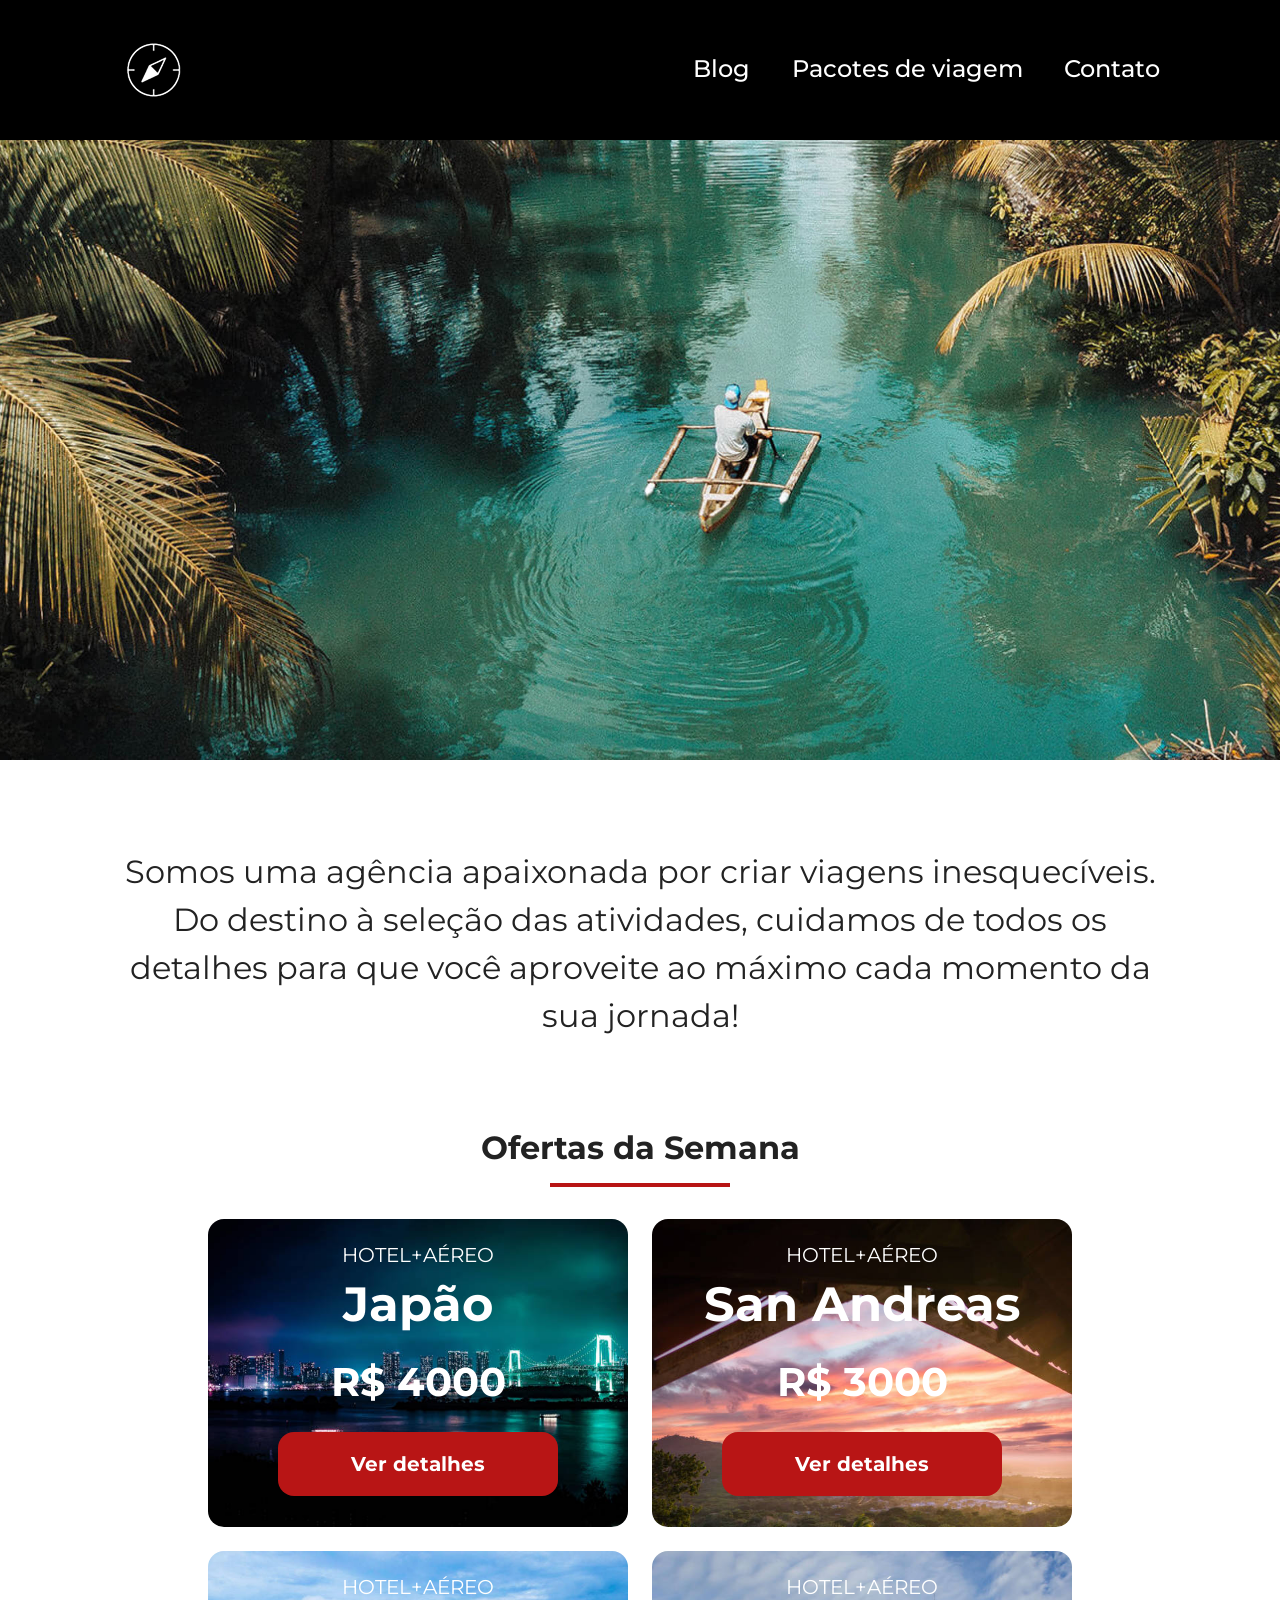
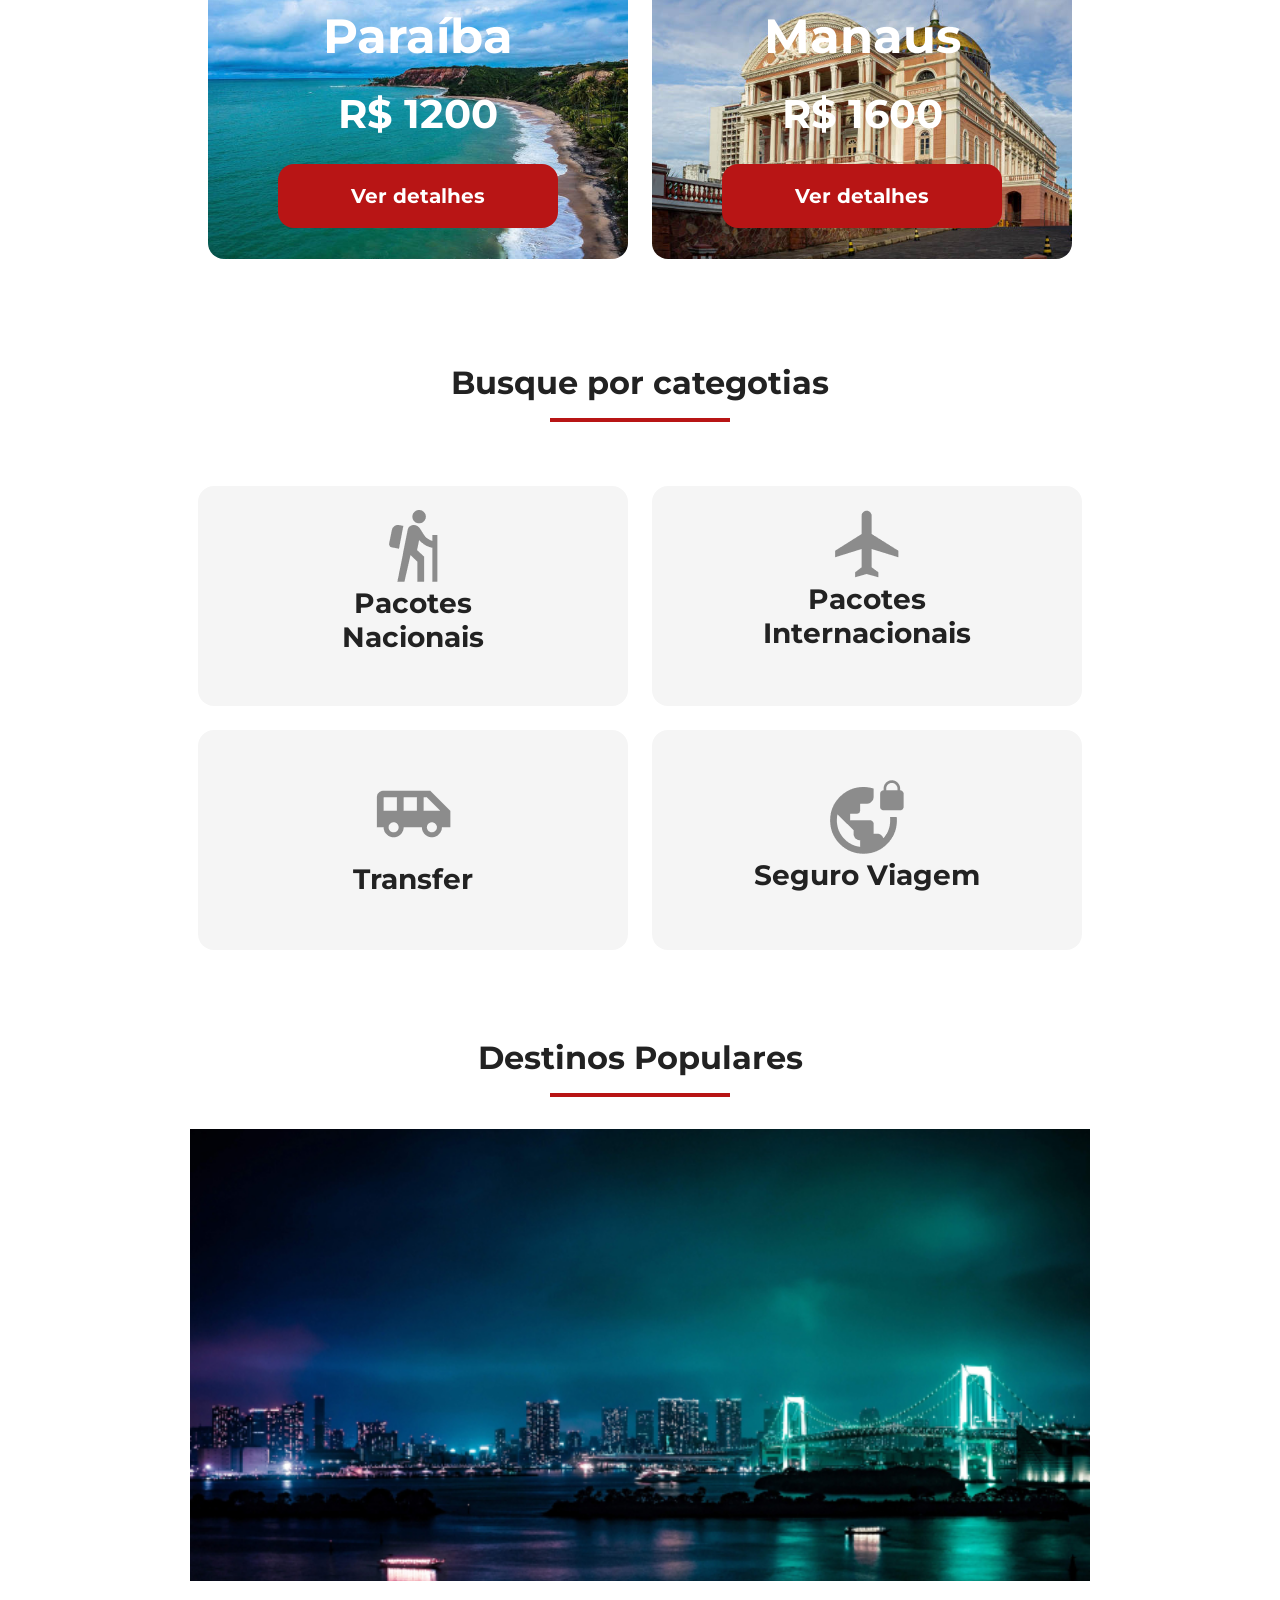
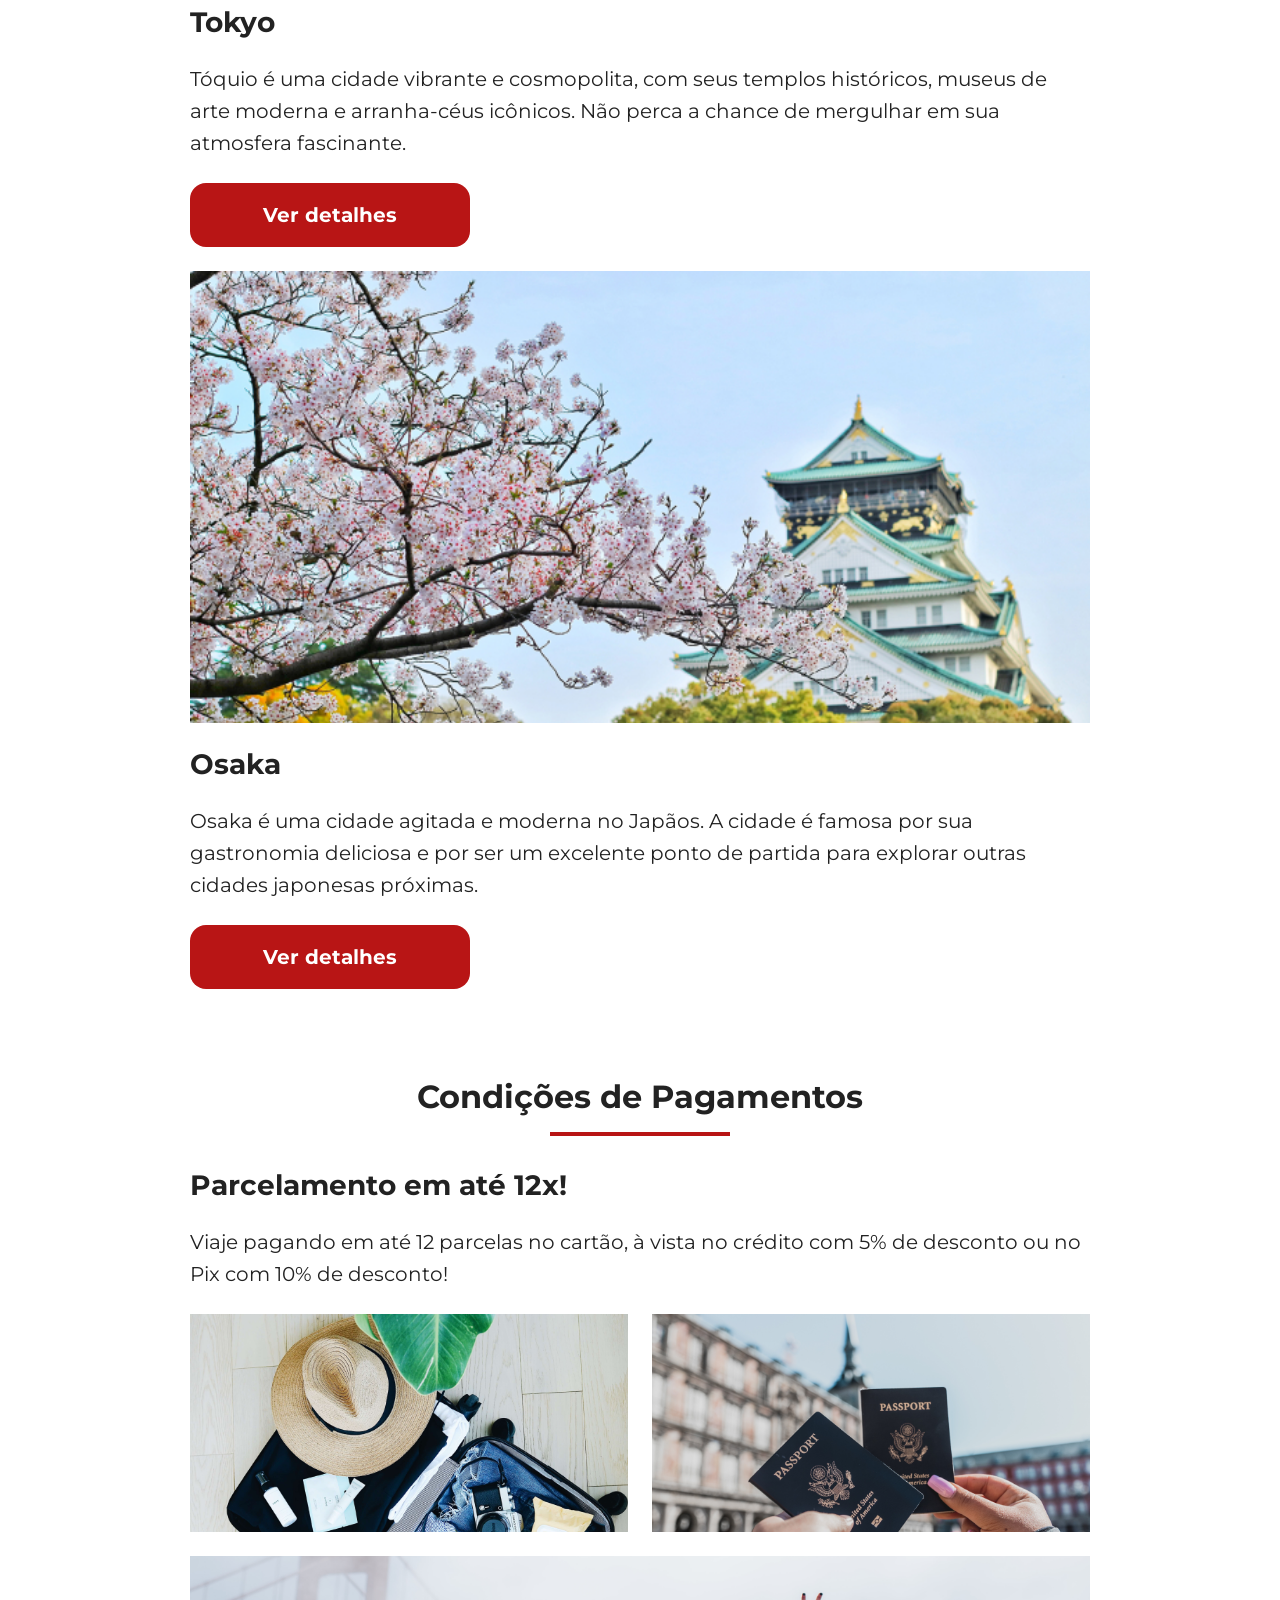
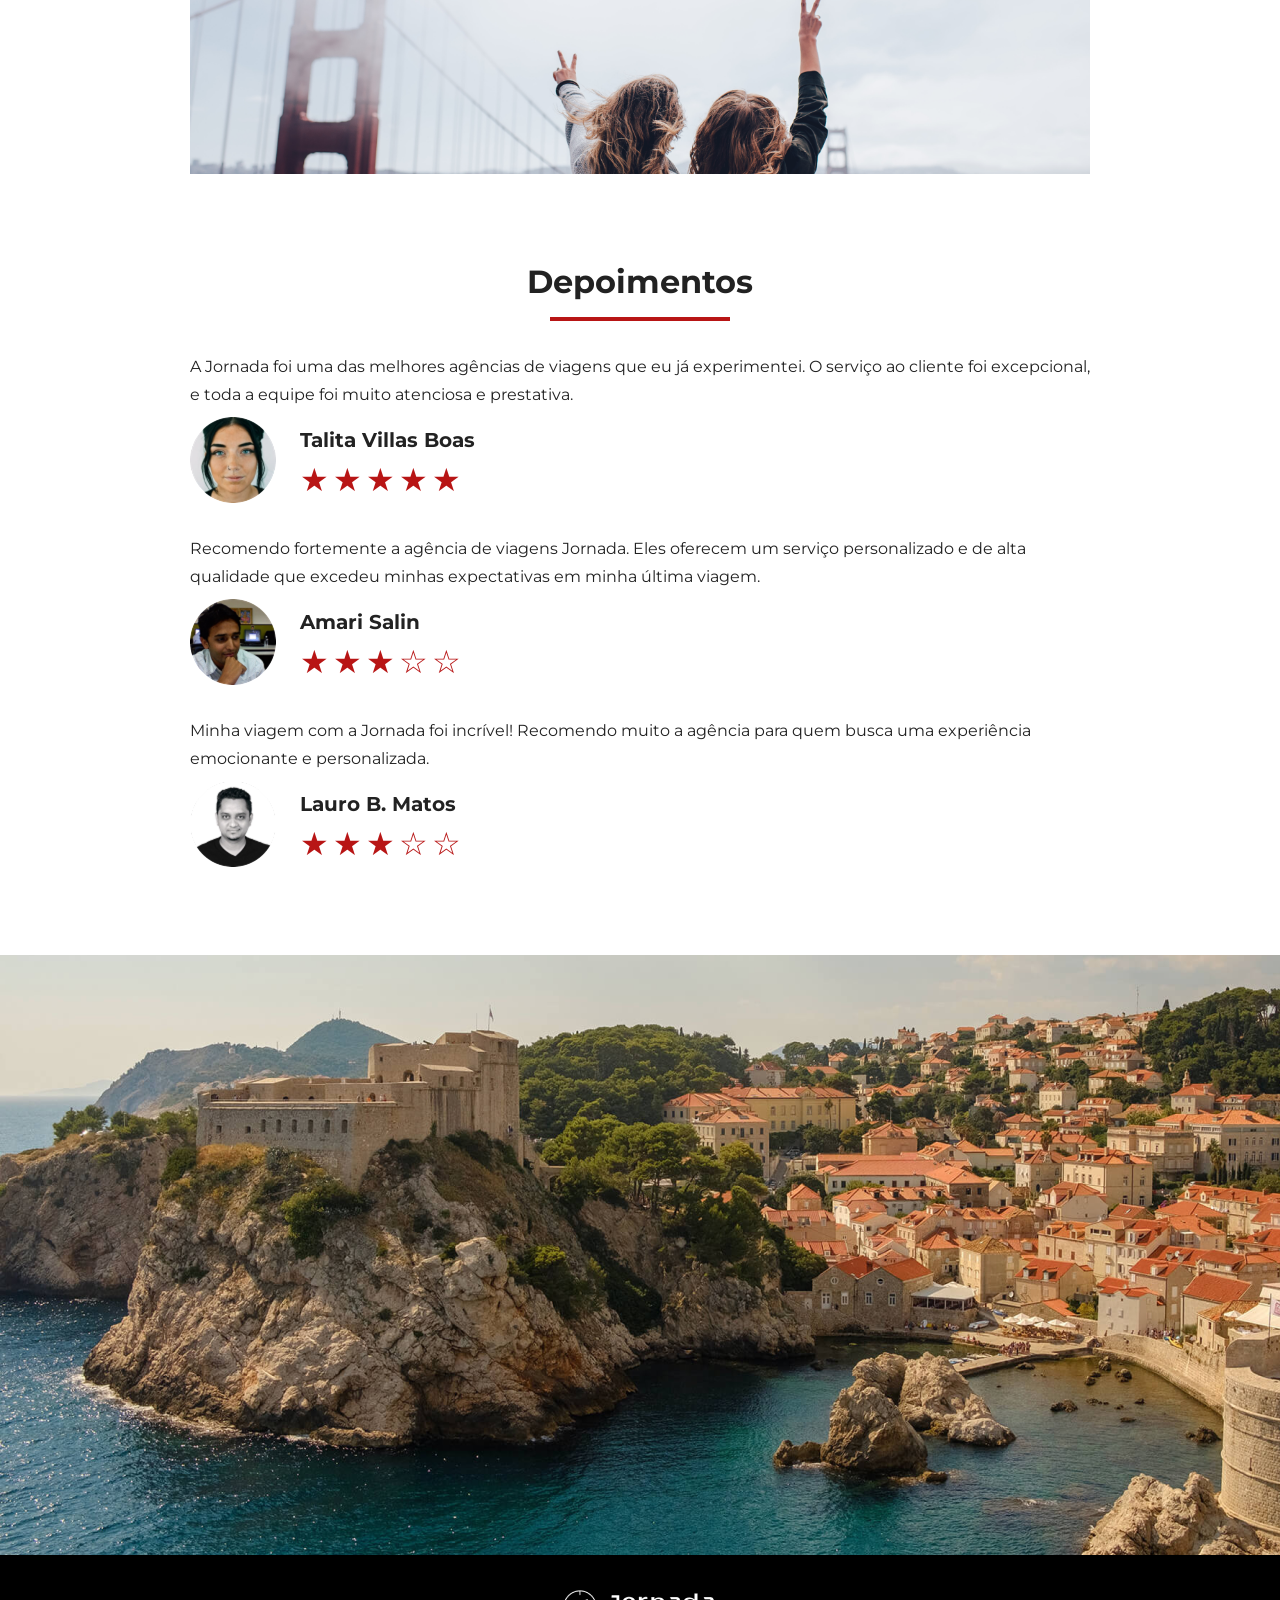
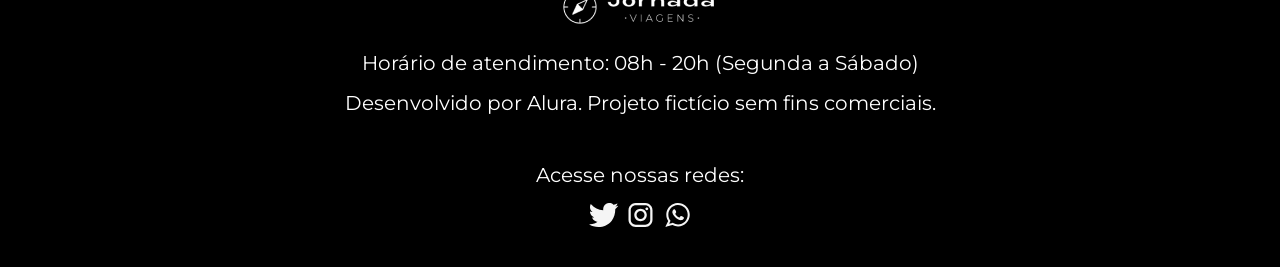
<file: index.html>
<!doctype html>
<html lang="pt-BR">
  <head>
    <meta charset="UTF-8" />
    <meta name="viewport" content="width=device-width, initial-scale=1.0" />
    <meta name="description" content="Jornada Viagens, uma agência apaixonada por criar viagens inesquecíveis.">
    <meta name="og:title" content="Jornada Viagens">
    <meta name="og:description" content="Jornada Viagens, uma agência apaixonada por criar viagens inesquecíveis.">
    <meta name="og:image" content="https://pontesandry.github.io/jornada-viagens/img/logo-footer.png">
    <meta name="og:type" content="websit">
    <meta name="og:url" content="https://pontesandry.github.io/jornada-viagens">
    <link rel="stylesheet" href="CSS/style.css" />
    <link
      rel="shortcut icon"
      href="img/bussola-jornada-branca.png"
      type="image/x-icon"
    />
    <title>Jornada Viagens</title>
  </head>
  <body>
    <header class="main-header">
      <a class="logo" href="index.html" title="voltar para a página inicial">
        <img class="img-mobile" src="img/bussola-jornada-branca.png" alt="Bussola do logo Jornada Viagens na cor branca"/>
        <img class="img-desktop" src="img/bussola-jornada-branca.png" alt="Logo Jornada Viagens na cor branca"/>
      </a>

      <div class="navigation-menu">
        <label for="menu">
          <img src="img/menu.png" alt="menu"/>
        </label>

        <input type="checkbox" id="menu" hidden/>

        <nav>
          <ul class="list-links">
            <li>
              <a href="blog.html" target="_blank" title="Acessar Blog">Blog</a>
            </li>

            <li>
              <a href="pacotes-de-viagens.html" target="_blank" title="Acessar Pacotes de viagem">Pacotes de viagem</a>
            </li>

            <li>
              <a href="contato.html" target="_blank" title="Acessar Contato">Contato</a>
            </li>
          </ul>
        </nav>
      </div>
    </header>

    <section class="hero">
      <div class="hero-img"></div>

      <h2>Somos uma agência apaixonada por criar viagens inesquecíveis. Do destino à seleção das atividades, cuidamos de todos os detalhes para que você aproveite ao máximo cada momento da sua jornada!</h2>
    </section>

    <section class="offers">
      <div class="section-title">
        <h2>Ofertas da Semana</h2>
        <hr>
      </div>

      <div class="offers-cards">
        <article class="card japao">
          <header>
            <p>HOTEL+AÉREO</p>
            <h3>Japão <br><span>R$ 4000</span></h3>
          </header>

          <footer>
            <a href="#" class="button">Ver detalhes</a>
          </footer>
        </article>

        <article class="card san-andreas">
          <header>
            <p>HOTEL+AÉREO</p>
            <h3>San Andreas <br><span>R$ 3000</span></h3>
          </header>

          <footer>
            <a href="#" class="button">Ver detalhes</a>
          </footer>
        </article>

        <article class="card paraiba">
          <header>
            <p>HOTEL+AÉREO</p>
            <h3>Paraíba <br /><span>R$ 1200</span></h3>
          </header>

          <footer>
            <a href="#" class="button">Ver detalhes</a>
          </footer>
        </article>

        <article class="card manaus">
          <header>
            <p>HOTEL+AÉREO</p>
            <h3>Manaus <br><span>R$ 1600</span></h3>
          </header>

          <footer>
            <a href="#" class="button">Ver detalhes</a>
          </footer>
        </article>
      </div>
    </section>

    <section class="categories">
      <div class="section-title">
        <h2>Busque por categotias</h2>
        <hr>
      </div>

      <div class="categories-cards">
        <a class="card" href="#" target="_blank" title="Busque pela categoria Pacotes Nacionais">
          <img src="img/icone-caminhada.png" alt="ícone cinza representando uma pessoa fazendo tracking"/>
          <h3 class="content-title">
            Pacotes<br />
            Nacionais
          </h3>
        </a>

        <a class="card" href="#" target="_blank" title="Busque pela categoria Pacotes Internacionais">
          <img src="img/icone-aviao.png" alt="ícone cinza representando um avião"/>
          <h3 class="content-title">Pacotes<br> Internacionais</h3>
        </a>

        <a class="card single-line transfer" href="#" target="_blank" title="Busque pela categoria Transfer">
          <img src="img/icone-onibus.png" alt="ícone cinza representando um ônibus"/>
          <h3 class="content-title">Transfer</h3>
        </a>

        <a class="card single-line" href="#" target="_blank" title="Busque pela categoria Seguro Viagem">
          <img src="img/icone-planeta.png" alt="ícone cinza representando o planeta terra com um cadeado"/>
          <h3 class="content-title">Seguro Viagem</h3>
        </a>
      </div>
    </section>

    <section class="destinations">
      <div class="section-title">
        <h2>Destinos Populares</h2>
        <hr>
      </div>

      <div class="destination-items">
        <article class="item tokyo">
          <header>
            <div class="img-item"></div>
            <h3 class="content-title">Tokyo</h3>
          </header>

          <p class="content-text">Tóquio é uma cidade vibrante e cosmopolita, com seus templos históricos, museus de arte moderna e arranha-céus icônicos. Não perca a chance de mergulhar em sua atmosfera fascinante.</p>

          <footer>
            <a href="#" class="button" target="_blank" title="Veja mais detalhes do destino Tokyo">Ver detalhes</a>
          </footer>
        </article>

        <article class="item osaka">
          <header>
            <div class="img-item"></div>
            <h3 class="content-title">Osaka</h3>
          </header>

          <p class="content-text">Osaka é uma cidade agitada e moderna no Japãos. A cidade é famosa por sua gastronomia deliciosa e por ser um excelente ponto de partida para explorar outras cidades japonesas próximas.</p>

          <footer>
            <a href="#" class="button" target="_blank" title="Veja mais detalhes do destino Osaka">Ver detalhes</a>
          </footer>
        </article>
      </div>
    </section>

    <section class="payments">
      <div class="section-title">
        <h2>Condições de Pagamentos</h2>
        <hr>
      </div>

      <div class="content-container">
        <div class="text-content">
          <h3 class="content-title">Parcelamento em até 12x!</h3>
          <p class="content-text">Viaje pagando em até 12 parcelas no cartão, à vista no crédito com 5% de desconto ou no Pix com 10% de desconto!</p>
        </div>

        <div class="image-gallery">
          <div class="image first"></div>
          <div class="image second"></div>
          <div class="image thirdy colspan-2"></div>
        </div>
      </div>
    </section>

    <section class="testimonials">
      <div class="section-title">
        <h2>Depoimentos</h2>
        <hr>
      </div>

      <div class="testimonial-container">
        <article>
          <header>
            <p>A Jornada foi uma das melhores agências de viagens que eu já experimentei. O serviço ao cliente foi excepcional, e toda a equipe foi muito atenciosa e prestativa.</p>
          </header>

          <footer>
            <img
              src="img/avatar-talita.png"
              alt="imagem de perfil da cliente Talita Villas Boas"
            />

            <div class="profile-content">
              <h3>Talita Villas Boas</h3>

              <div class="rating">
                <span class="star">★</span>
                <span class="star">★</span>
                <span class="star">★</span>
                <span class="star">★</span>
                <span class="star">★</span>
              </div>
            </div>
          </footer>
        </article>

        <article>
          <header>
            <p>Recomendo fortemente a agência de viagens Jornada. Eles oferecem um serviço personalizado e de alta qualidade que excedeu minhas expectativas em minha última viagem.</p>
          </header>

          <footer>
            <img src="img/avatar-amari.png" alt="imagem de perfil da cliente Amari Salin"/>

            <div class="profile-content">
              <h3>Amari Salin</h3>

              <div class="rating">
                <span class="star">★</span>
                <span class="star">★</span>
                <span class="star">★</span>
                <span class="star">☆</span>
                <span class="star">☆</span>
              </div>
            </div>
          </footer>
        </article>

        <article>
          <header>
            <p>Minha viagem com a Jornada foi incrível! Recomendo muito a agência
              para quem busca uma experiência emocionante e personalizada.</p>
          </header>

          <footer>
            <img
              src="img/avatar-lauro.png"
              alt="imagem de perfil da cliente Lauro B. Matos"
            />

            <div class="profile-content">
              <h3>Lauro B. Matos</h3>

              <div class="rating">
                <span class="star">★</span>
                <span class="star">★</span>
                <span class="star">★</span>
                <span class="star">☆</span>
                <span class="star">☆</span>
              </div>
            </div>
          </footer>
        </article>
      </div>
    </section>

    <section class="bottom-hero">
      <div class="hero-img"></div>
    </section>

    <footer class="main-footer">
      <div class="footer-content">
        <img src="img/logo-footer.png" alt="logo completo Jornada Viagens" />
        <p>Horário de atendimento: 08h - 20h (Segunda a Sábado)</p>
        <p>Desenvolvido por Alura. Projeto fictício sem fins comerciais.</p>
      </div>

      <div class="footer-social">
        <p>Acesse nossas redes:</p>
        <a href="#" target="_blank" title="Acesse o Twitter do Jornada Viagens">
          <img
            src="img/icone-twitter.svg"
            alt="icone do Twitter na cor branca"
          />
        </a>

        <a href="#" target="_blank" title="Acesse o Instragram do Jornada Viagens">

          <img src="img/icone-instagram.svg" alt="icone do Instragram na cor branca" />

        </a>

        <a href="#" target="_blank" title="Entre em contato através do WhatsApp" >

          <img src="img/icone-whatsapp.svg" alt="icone do WhatsApp na cor branca"/>
        
        </a>
      </div>
    </footer>
  </body>
</html>
</file>
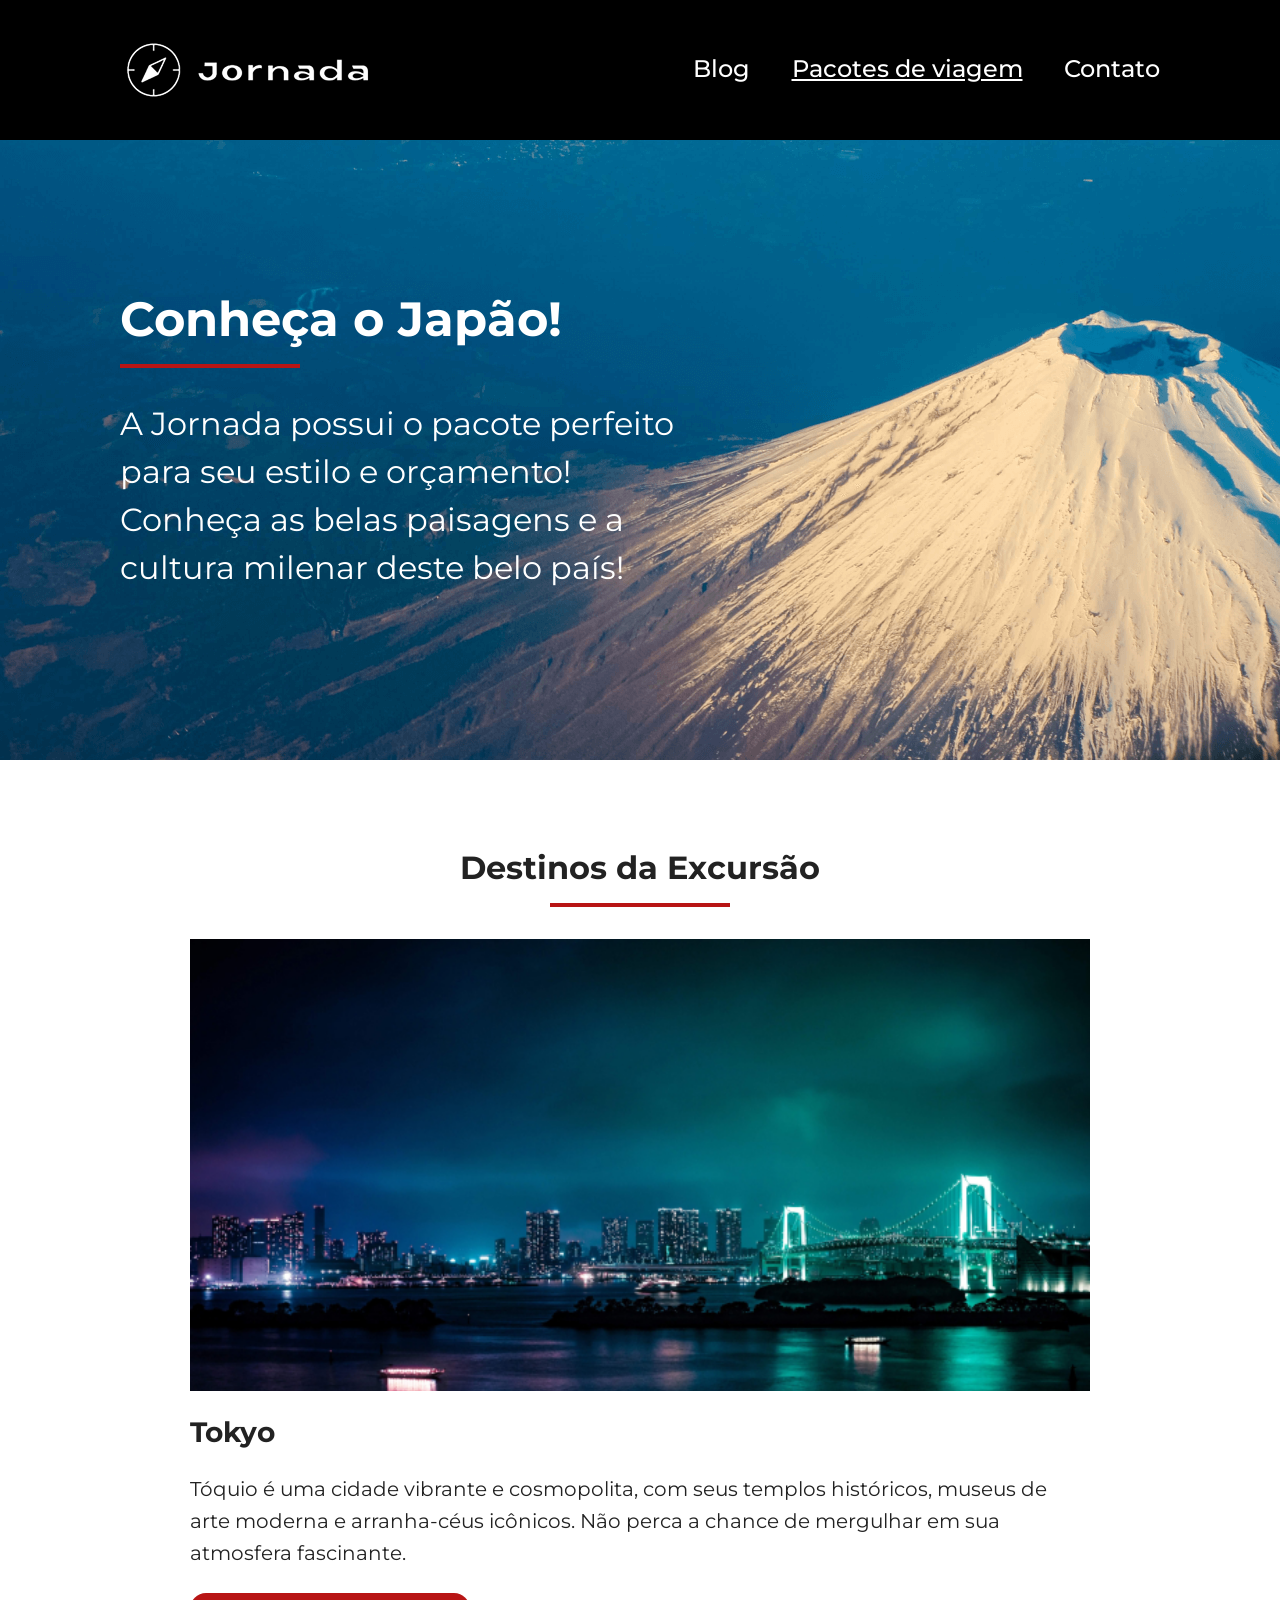
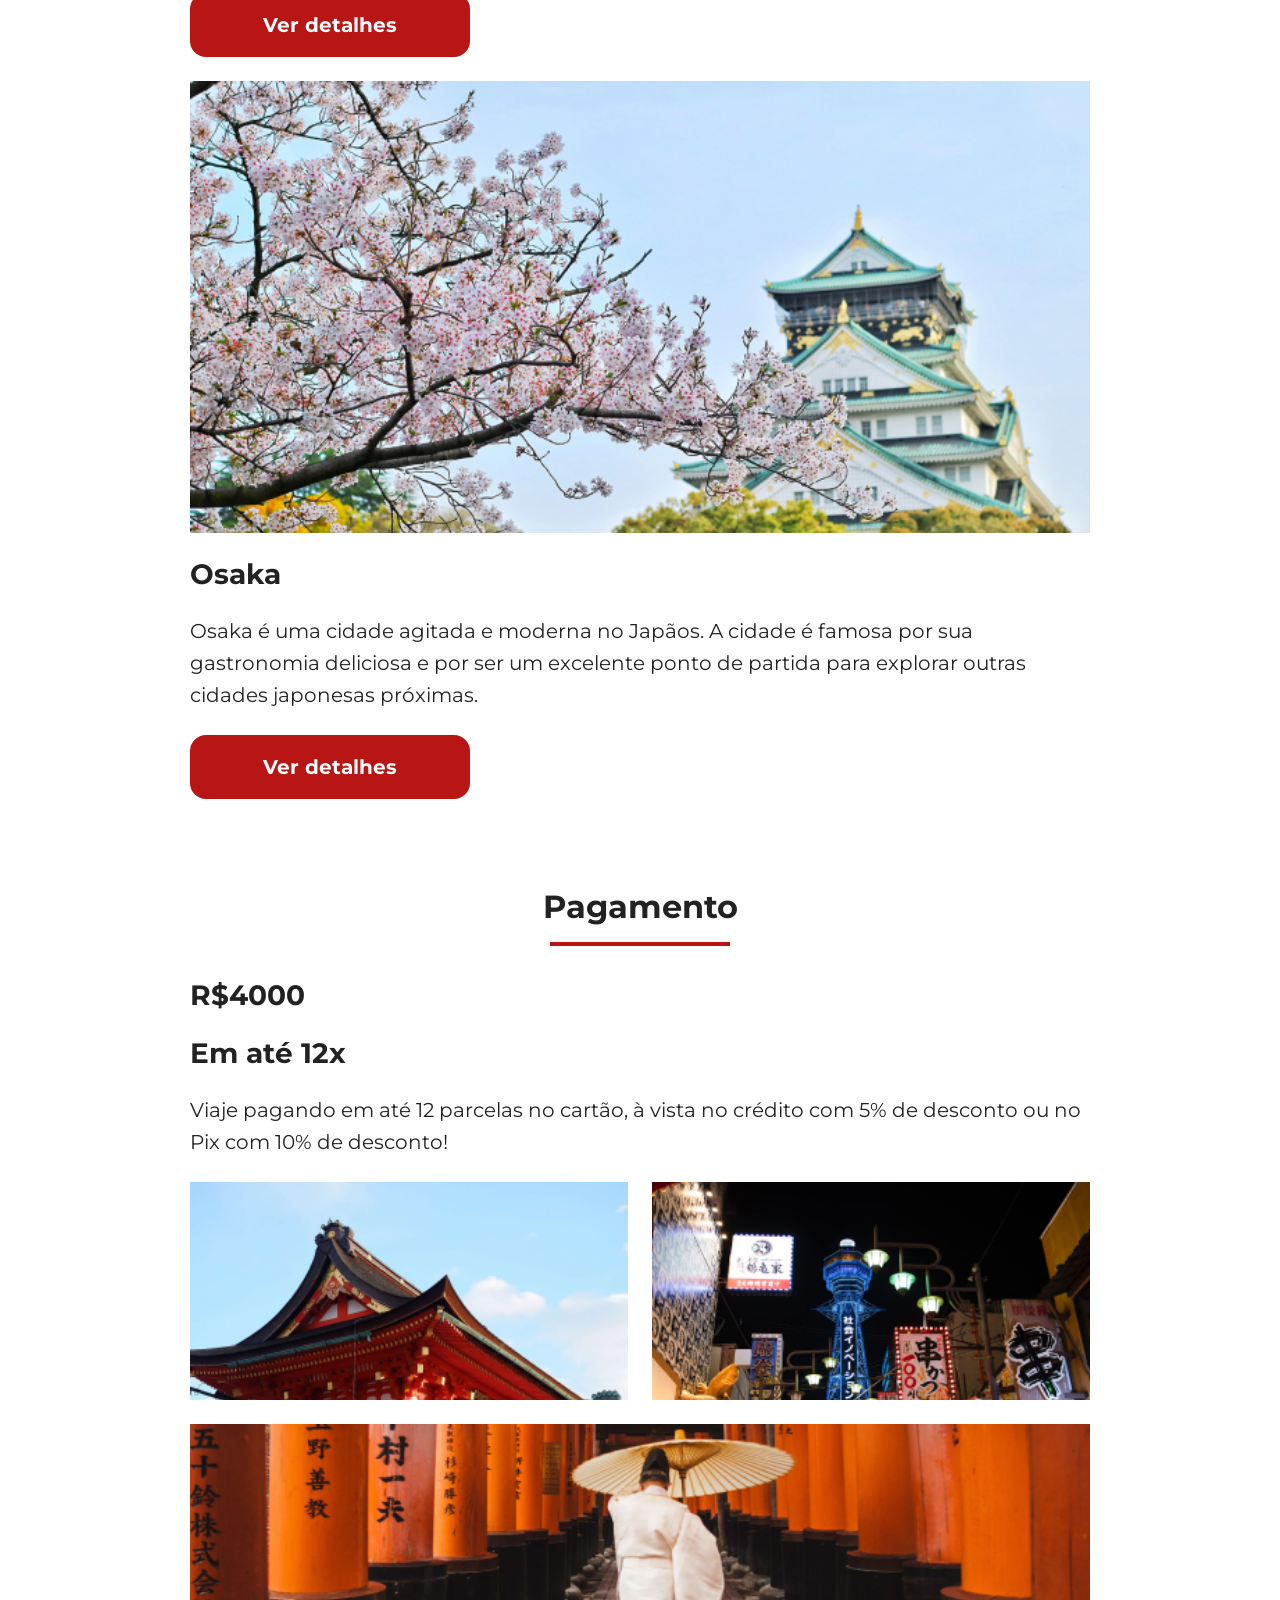
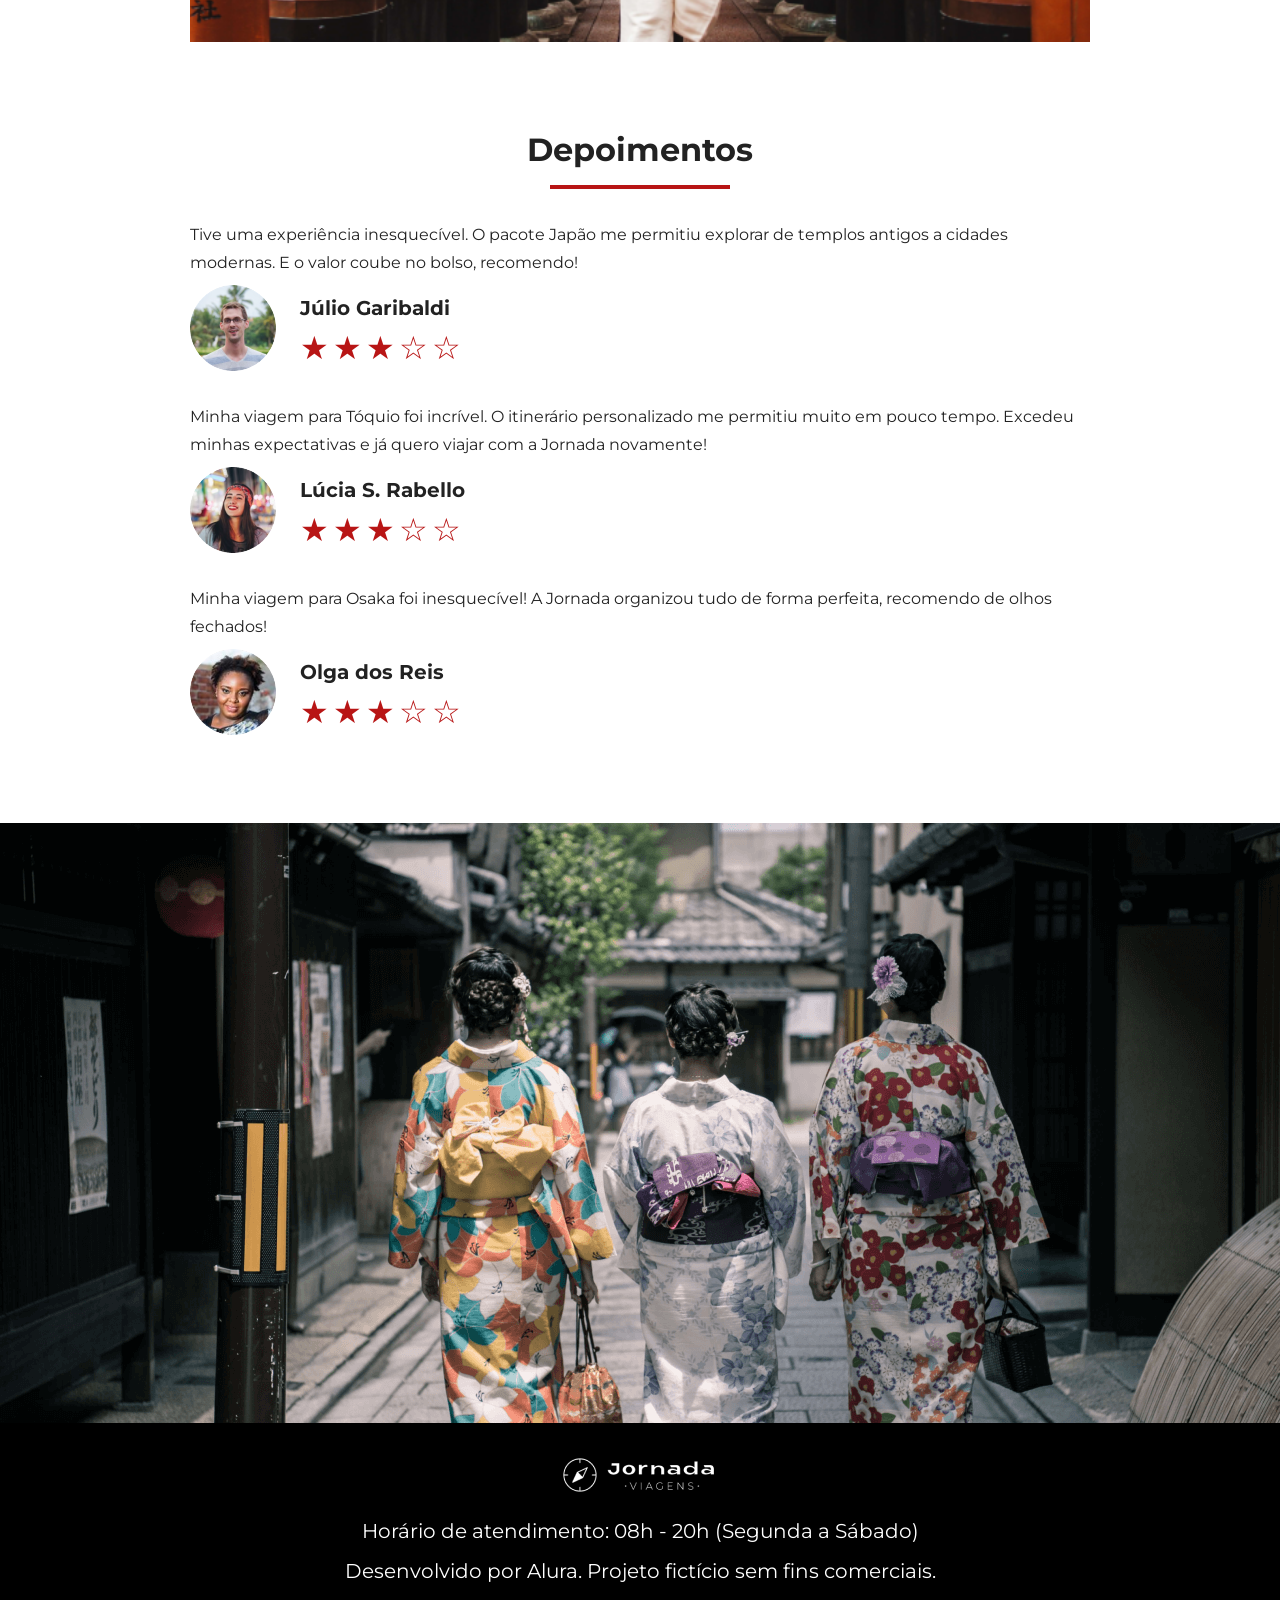
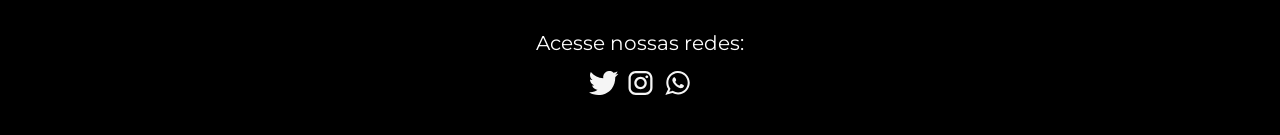
<file: pacotes-de-viagens.html>
<!DOCTYPE html>
<html lang="pt-BR">
  <head>
    <meta charset="UTF-8" />
    <meta name="viewport" content="width=device-width, initial-scale=1.0" />
    <meta name="description" content="Jornada Viagens,uma agência apaixonada por criar viagens inesquecíveis"/>

    <meta name="og:title" content="Jornada Viagens"/>
    <meta name="og:description" content="Jornada Viagens,uma agência apaixonada por criar viagens inesquecíveis"/>
    <meta name="og:image" content="https://pontesandry.github.io/jornada-viagens/img/logo-footer.png"/>
    <meta name="og:type" content="website" />
    <meta name="og:url" content="https://pontesandry.github.io/jornada-viagens"/>

    <link rel="icon" href="favico.svg" type="xml/svg"/>
    <link rel="stylesheet" href="./CSS/style.css"/>

    <title>Jornada Viagens</title>
  </head>
  <body>
    <header class="main-header">
      <a class="logo" href="index.html" title="voltar para a página inicial">
        <img class="img-mobile" src="img/bussola-jornada-branca.png" alt="Bussola do logo Jornada Viagens na cor branca"/>
        <img class="img-desktop" src="img/bussola-texto-jornada-branca.png" alt="Logo Jornada Viagens na cor branca"/>
      </a>
      <div class="navigation-menu">
        <label for="menu">
          <img src="img/menu.png" alt="menu"/>
        </label>
        <input type="checkbox" id="menu" hidden/>
        <nav>
          <ul class="list-links">
            <li>
              <a href="blog.html" target="_blank" title="Acessar Blog">Blog</a>
            </li>
            <li>
              <a class="active" href="pacotes-de-viagens.html" target="_blank" title="Acessar Pacotes de viagem">Pacotes de viagem</a>
            </li>
            <li>
              <a href="contato.html" target="_blank" title="Acessar Contato">Contato</a>
            </li>
          </ul>
        </nav>
      </div>
    </header>
    <section class="travel-packages hero">
      <div class="hero-img">
        <div class="hero-content">
          <h1>Conheça o Japão!</h1>
          <hr>
          <p>A Jornada possui o pacote perfeito para seu estilo e orçamento! Conheça as belas paisagens e a cultura milenar deste belo país!</p>
        </div>
      </div>
    </section>

    <section class="travel-packages destinations">
      <div class="section-title">
        <h2>Destinos da Excursão</h2>
        <hr>
      </div>
      <div class="destination-items">
        <article class="item tokyo">
          <header>
            <div class="img-item"></div>
            <h3 class="content-title">Tokyo</h3>
          </header>
          <p class="content-text">Tóquio é uma cidade vibrante e cosmopolita, com seus templos históricos, museus de arte moderna e arranha-céus icônicos. Não perca a chance de mergulhar em sua atmosfera fascinante.</p>
          <footer>
            <a href="#" class="button" target="_blank" title="Veja mais detalhes do destino Tokyo">Ver detalhes</a>
          </footer>
        </article>
        <article class="item osaka">
          <header>
            <div class="img-item"></div>
            <h3 class="content-title">Osaka</h3>
          </header>
          <p class="content-text">Osaka é uma cidade agitada e moderna no Japãos. A cidade é famosa por sua gastronomia deliciosa e por ser um excelente ponto de partida para explorar outras cidades japonesas próximas.</p>
          <footer>
            <a href="#" class="button" target="_blank" title="Veja mais detalhes do destino Osaka">Ver detalhes</a>
          </footer>
        </article>
      </div>
    </section>
    <section class="travel-packages payments">
      <div class="section-title">
        <h2>Pagamento</h2>
        <hr>
      </div>
      <div class="content-container">
        <div class="text-content">
          <h3 class="content-title">R$4000</h3>
          <h3 class="content-title">Em até 12x</h3>

          <p class="content-text">Viaje pagando em até 12 parcelas no cartão, à vista no crédito com 5% de desconto ou no Pix com 10% de desconto!</p>
        </div>
        <div class="image-gallery">
          <div class="image first"></div>
          <div class="image second"></div>
          <div class="image thirdy colspan-2"></div>
        </div>
      </div>
    </section>
    <section class="testimonials">
      <div class="section-title">
        <h2>Depoimentos</h2>
        <hr />
      </div>
      <div class="testimonial-container">
        <article>
          <header>
            <p>Tive uma experiência inesquecível. O pacote Japão me permitiu explorar de templos antigos a cidades modernas. E o valor coube no bolso, recomendo!</p>
          </header>
          <footer>
            <img src="img/travel-packages/avatar-julio.png" alt="imagem de perfil do cliente Júlio Garibaldi"/>
            <div class="profile-content">
              <h3>Júlio Garibaldi</h3>
              <div class="rating">
                <span class="star">★</span>
                <span class="star">★</span>
                <span class="star">★</span>
                <span class="star">☆</span>
                <span class="star">☆</span>
              </div>
            </div>
          </footer>
        </article>
        <article>
          <header>
            <p>Minha viagem para Tóquio foi incrível. O itinerário personalizado me permitiu muito em pouco tempo. Excedeu minhas expectativas e já quero viajar com a Jornada novamente!</p>
          </header>
          <footer>
            <img src="img/travel-packages/avatar-lucia.png" alt="imagem de perfil da cliente Lúcia S. Rabello"/>
            <div class="profile-content">
              <h3>Lúcia S. Rabello</h3>
              <div class="rating">
                <span class="star">★</span>
                <span class="star">★</span>
                <span class="star">★</span>
                <span class="star">☆</span>
                <span class="star">☆</span>
              </div>
            </div>
          </footer>
        </article>
        <article>
          <header>
            <p>Minha viagem para Osaka foi inesquecível! A Jornada organizou tudo de forma perfeita, recomendo de olhos fechados!</p>
          </header>
          <footer>
            <img
              src="img/travel-packages/avatar-olga.png"
              alt="imagem de perfil da cliente Olga dos Reis"
            />
            <div class="profile-content">
              <h3>Olga dos Reis</h3>
              <div class="rating">
                <span class="star">★</span>
                <span class="star">★</span>
                <span class="star">★</span>
                <span class="star">☆</span>
                <span class="star">☆</span>
              </div>
            </div>
          </footer>
        </article>
      </div>
    </section>
    <section class="travel-packages bottom-hero">
      <div class="hero-img"></div>
    </section>
    <footer class="main-footer">
      <div class="footer-content">
        <img src="img/logo-footer.png" alt="logo completo Jornada Viagens" />
        <p>Horário de atendimento: 08h - 20h (Segunda a Sábado)</p>
        <p>Desenvolvido por Alura. Projeto fictício sem fins comerciais.</p>
      </div>
      <div class="footer-social">
        <p>Acesse nossas redes:</p>

        <a href="#" target="_blank" title="Acesse o Twitter do Jornada Viagens"><img src="img/icone-twitter.svg" alt="icone do Twitter na cor branca"/></a>

        <a href="#" target="_blank" title="Acesse o Instagram do Jornada Viagens"><img src="img/icone-instagram.svg" alt="icone do Instagram na cor branca"/></a>

        <a href="#" target="_blank" title="Entre em contato através do whatsapp"><img src="img/icone-whatsapp.svg" alt="icone do whatsapp na cor branca"/></a>
      </div>
    </footer>
  </body>
</html>
</file>
<file: CSS/style.css>
@import url(global.css);
@import url(header.css);
@import url(hero.css);
@import url(offers.css);
@import url(categories.css);
@import url(destinations.css);
@import url(payments.css);
@import url(testimonials.css);
@import url(footer.css);
</file>
